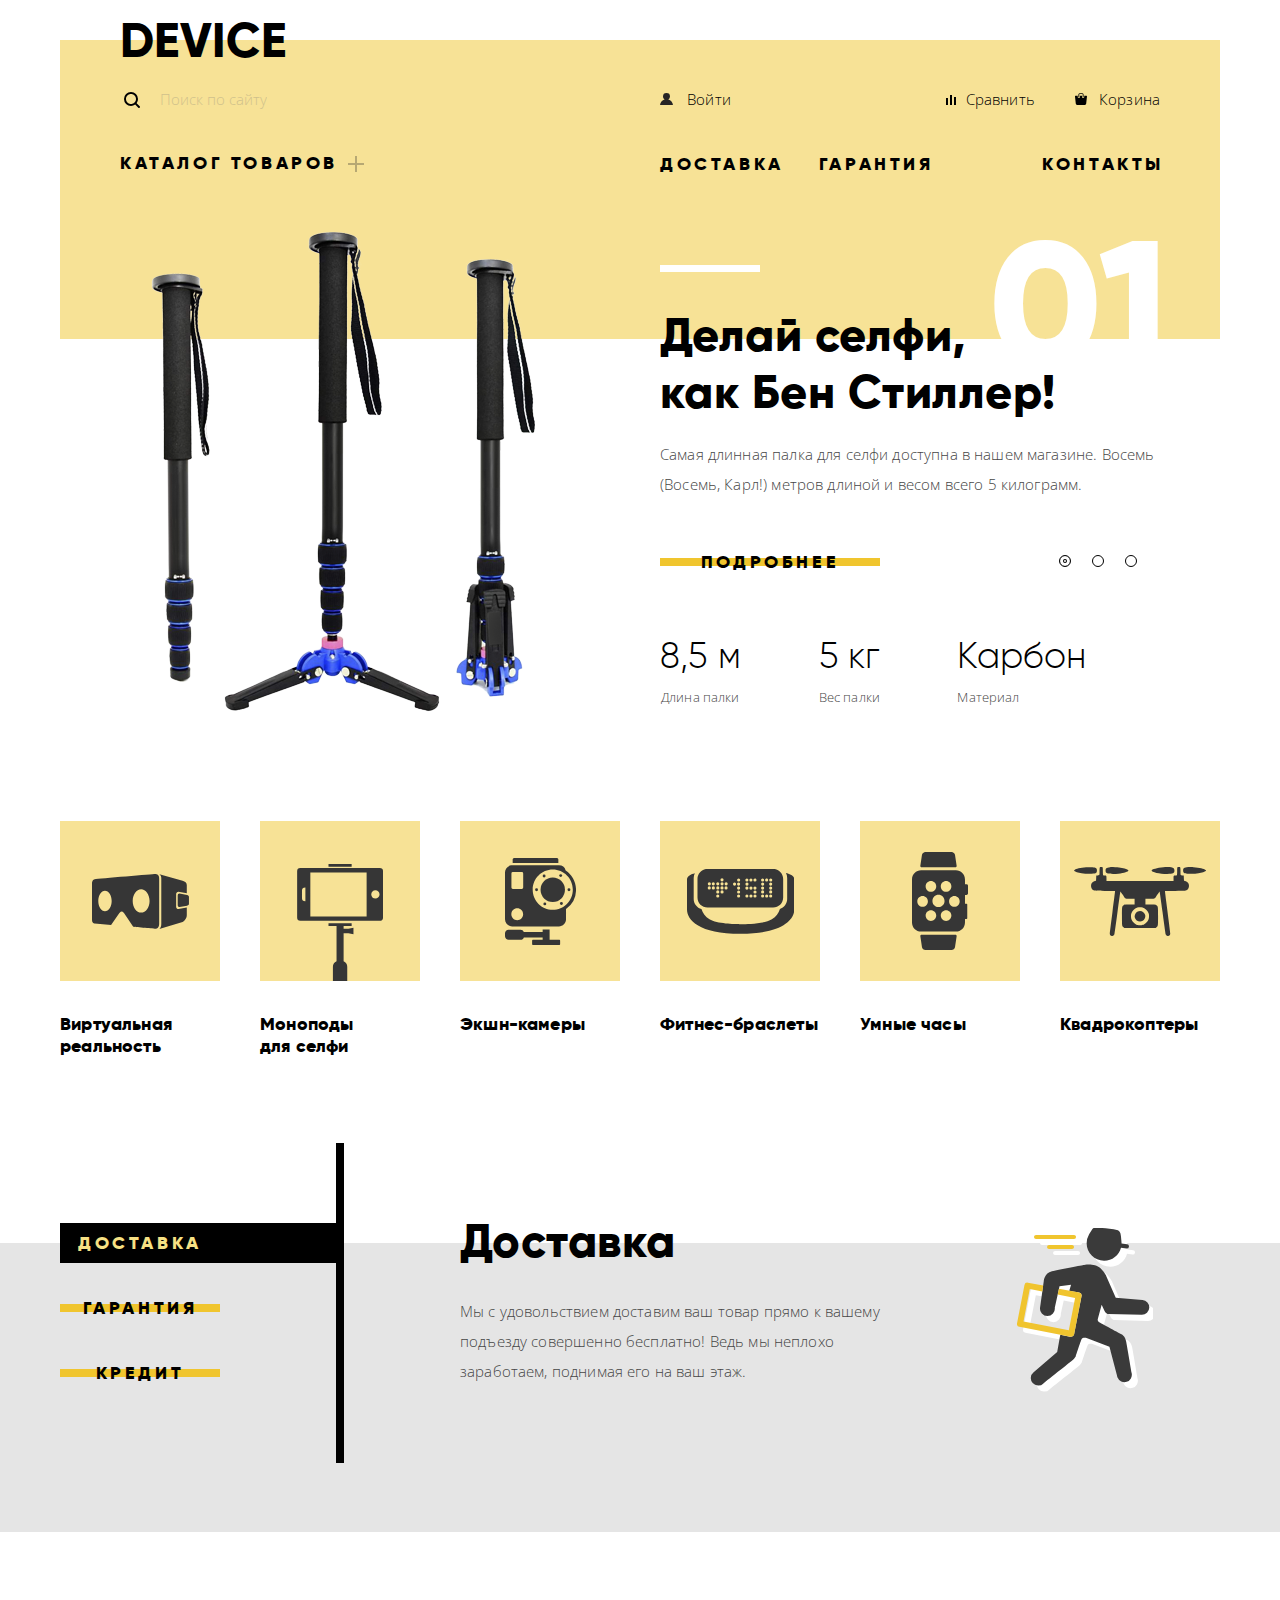
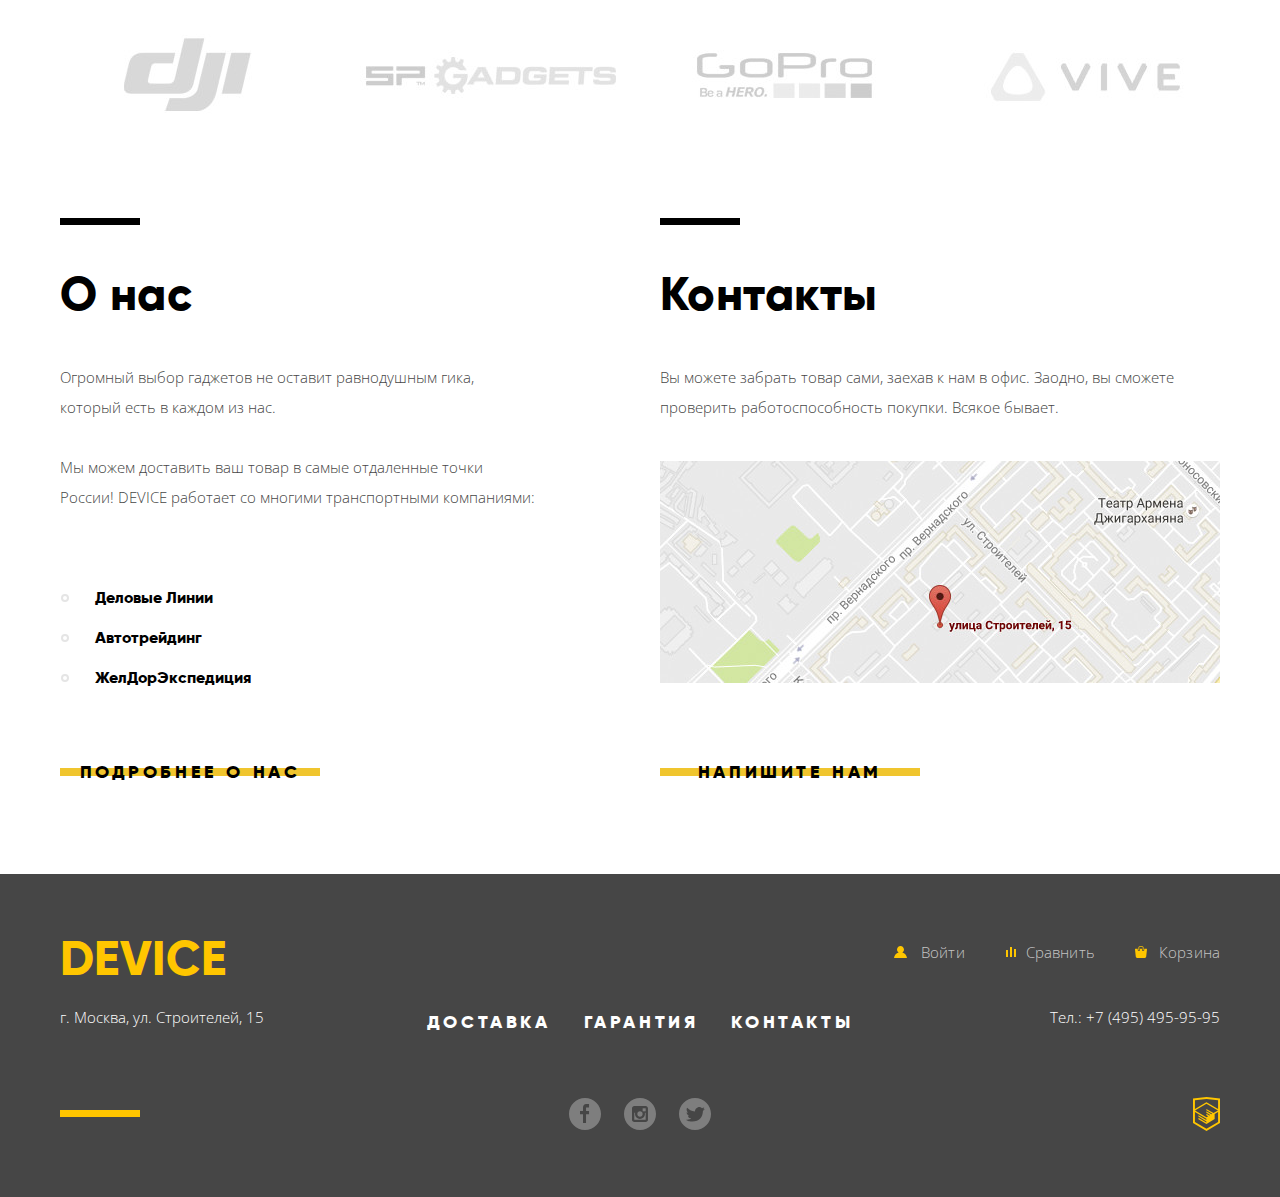
<file: index.html>
<!DOCTYPE html>
<html lang="ru">
	<head>
		<meta charset="UTF-8">
		<meta name="SKYPE_TOOLBAR" content ="SKYPE_TOOLBAR_PARSER_COMPATIBLE" />
		<meta content="telephone=no" name="format-detection" />
		<title>HTML Academy: Девайс - Главная</title>
		<link href="https://fonts.googleapis.com/css?family=Open+Sans:300,400&amp;subset=cyrillic" rel="stylesheet">
		<link href="css/normalize.css" rel="stylesheet">
		<link href="css/style.min.css" rel="stylesheet">
	</head>
	<body>
		<header class="main-header container">
			<div class="main-header-wrapper">
				<a class="main-header-logo">Device</a>
				<div class="main-header-top">
					<form class="site-search" action="https://echo.htmlacademy.ru">
						<input class="search-field" type="search" placeholder="Поиск по сайту" name="search-field">
						<input class="search-button" type="submit" value="Найти" tabindex="-1">
					</form>
					<ul class="user-actions">
						<li class="login-link"><a class="menu-btn action-login" href="#">Войти</a></li>
					</ul>
					<ul class="shopping-actions">
						<li class="shopping-action-link"><a class="menu-btn action-compare" href="#">Сравнить</a></li>
						<li class="shopping-action-link"><a class="menu-btn action-cart" href="#">Корзина</a></li>
					</ul>
				</div>
				<nav class="main-header-navigation">
					<ul class="navigation-list">
						<li class="navigation-item">
							<div class="drop-menu-trigger-wrapper">
								<button class="drop-menu-trigger">Каталог товаров</button>
								<div class="catalog-navigation">
									<ul class="catalog-navigation-column">
										<li class="catalog-navigation-item"><a href="#">Виртуальная реальность</a></li>
										<li class="catalog-navigation-item"><a href="catalog.html">Моноподы для селфи</a></li>
										<li class="catalog-navigation-item"><a href="#">Экшн-камеры</a></li>
									</ul>
									<ul class="catalog-navigation-column">
										<li class="catalog-navigation-item"><a href="#">Фитнес-браслеты</a></li>
										<li class="catalog-navigation-item"><a href="#">Умные часы</a></li>
									</ul>
									<ul class="catalog-navigation-column">
										<li class="catalog-navigation-item"><a href="#">Квадрокоптеры</a></li>
									</ul>
								</div>
							</div>
						</li>
						<li class="navigation-item"><a href="#">Доставка</a></li>
						<li class="navigation-item"><a href="#">Гарантия</a></li>
						<li class="navigation-item"><a href="#">Контакты</a></li>
					</ul>
				</nav>
			</div>
		</header>
		<main class="bottom-padded">
			<div class="container">
				<section class="slider promo-slider">
					<h2 class="visually-hidden">Промо-товары</h2>
					<input type="radio" id="promo-btn-1" class="promo-toggle promo-btn-1 visually-hidden" name="promo-toggle" checked>
					<input type="radio" id="promo-btn-2" class="promo-toggle promo-btn-2 visually-hidden" name="promo-toggle">
					<input type="radio" id="promo-btn-3" class="promo-toggle promo-btn-3 visually-hidden" name="promo-toggle">
					<div class="promo-slider-controls">
						<label for="promo-btn-1"></label>
						<label for="promo-btn-2"></label>
						<label for="promo-btn-3"></label>
					</div>
					<div class="slides promo-slider-slides">
						<div class="slide promo-slide">
							<div class="slide-img">
								<img src="img/slider-1.png" width="384" height="486" alt="селфи-палка" class="product-photo">
							</div>
							<div class="slide-text">
								<p class="slide-num">01</p>
								<p class="slide-slogan">Делай селфи,<br>как Бен Стиллер!</p>
								<p class="slide-short-desc">Самая длинная палка для селфи доступна в нашем магазине. Восемь (Восемь, Карл!) метров длиной и весом всего 5 килограмм.</p>
								<a href="#" class="btn-yellow slide-full-desc">Подробнее</a>
								<table class="product-specs">
									<tr>
										<td>8,5 м</td>
										<td>5 кг</td>
										<td>Карбон</td>
									</tr>
									<tr>
										<th>Длина палки</th>
										<th>Вес палки</th>
										<th>Материал</th>
									</tr>
								</table>
							</div>
						</div>
						<div class="slide promo-slide">
							<div class="slide-img">
								<img src="img/slider-2.png" width="345" height="485" alt="фитнес-браслет" class="product-photo">
							</div>
							<div class="slide-text">
								<p class="slide-num">02</p>
								<p class="slide-slogan">Худеем<br>правильно!</p>
								<p class="slide-short-desc">Мотивирующие фитнес-браслеты помогут найти в себе силы не пропускать занятия и соблюдать диету.</p>
								<a href="#" class="btn-yellow slide-full-desc">Подробнее</a>
								<table class="product-specs">
									<tr>
										<td>48 часов</td>
									</tr>
									<tr>
										<th>Без подзарядки</th>
									</tr>
								</table>
							</div>
						</div>
						<div class="slide promo-slide">
							<div class="slide-img">
								<img src="img/slider-3.png" width="526" height="334" alt="квадрокоптер" class="product-photo">
							</div>
							<div class="slide-text">
								<p class="slide-num">03</p>
								<p class="slide-slogan">Порхает как бабочка, жалит как пчела!</p>
								<p class="slide-short-desc">Этот обычный, на первый взгляд, квадрокоптер оснащен мощным лазером, замаскированным под стандартную камеру.</p>
								<a href="#" class="btn-yellow slide-full-desc">Подробнее</a>
								<table class="product-specs">
									<tr>
										<td>800 м</td>
										<td>50 м</td>
									</tr>
									<tr>
										<th>Дальность полета</th>
										<th>Радиус поражения</th>
									</tr>
								</table>
							</div>
						</div>
					</div>
				</section>
				<section class="popular">
					<h2 class="visually-hidden">Популярные группы товаров</h2>
					<ul class="product-groups">
						<li class="product-group-item">
							<a href="#">
								<h3>Виртуальная реальность</h3>
							</a>
						</li>
						<li class="product-group-item">
							<a href="catalog.html">
								<h3>
									Моноподы<br>
									для селфи
								</h3>
							</a>
						</li>
						<li class="product-group-item">
							<a href="#">
								<h3>Экшн-камеры</h3>
							</a>
						</li>
						<li class="product-group-item">
							<a href="#">
								<h3>
									Фитнес-браслеты
								</h3>
							</a>
						</li>
						<li class="product-group-item">
							<a href="#">
								<h3>Умные часы</h3>
							</a>
						</li>
						<li class="product-group-item">
							<a href="#">
								<h3>Квадрокоптеры</h3>
							</a>
						</li>
					</ul>
				</section>
			</div>
			<section class="services">
				<div class="services-wrapper container">
					<h2 class="visually-hidden">Слайдер услуг</h2>
					<div class="slider services-slider">
						<input type="radio" id="services-btn-1" class="services-btn-1 visually-hidden" name="services-toggle" checked>
						<input type="radio" id="services-btn-2" class="services-btn-2 visually-hidden" name="services-toggle">
						<input type="radio" id="services-btn-3" class="services-btn-3 visually-hidden" name="services-toggle">
						<div class="services-slider-controls">
							<label for="services-btn-1"><span class="label-title-1">Доставка</span></label>
							<label for="services-btn-2"><span class="label-title-2">Гарантия</span></label>
							<label for="services-btn-3"><span class="label-title-3">Кредит</span></label>
						</div>
						<div class="services-slider-slides">
							<div class="slide service-slide">
								<h3 class="service-title">Доставка</h3>
								<p class="service-text">Мы с удовольствием доставим ваш товар прямо к вашему подъезду совершенно бесплатно! Ведь мы неплохо заработаем, поднимая его на ваш этаж.</p>
							</div>
							<div class="slide service-slide">
								<h3 class="service-title">Гарантия</h3>
								<p class="service-text">Если из-за возгорания купленного у нас товара у вас сгорит дом — не переживайте, мы выдадим вам новый.<br>Товар, не дом, конечно же.</p>
							</div>
							<div class="slide service-slide">
								<h3 class="service-title">Кредит</h3>
								<p class="service-text">Залезть в долговую яму стало проще! Кредитные консультанты подберут для вас наиболее выгодные условия кредита. Выгодные для нашего банка, разумеется.</p>
							</div>
						</div>
					</div>
				</div>
			</section>
			<div class="container">
				<section class="brands">
					<h2 class="visually-hidden">Бренды партнеров</h2>
					<ul class="brand-list">
						<li>
							<a class="brand-link" href="#">
								<p class="brand-item-hover">
									<img src="img/logo-1-hover.jpg" width="260" height="100" alt="dji logo" class="brand-logo">
								</p>
								<p class="brand-item">
									<img src="img/logo-1.jpg" width="260" height="100" alt="dji logo" class="brand-logo">
								</p>
							</a>
						</li>
						<li>
							<a class="brand-link" href="#">
								<p class="brand-item-hover">
									<img src="img/logo-2-hover.jpg" width="260" height="100" alt="sp gadgets logo" class="brand-logo">
								</p>
								<p class="brand-item">
									<img src="img/logo-2.jpg" width="260" height="100" alt="sp gadgets logo" class="brand-logo">
								</p>
							</a>
						</li>
						<li>
							<a class="brand-link" href="#">
								<p class="brand-item-hover">
									<img src="img/logo-3-hover.jpg" width="260" height="100" alt="GoPro logo" class="brand-logo">
								</p>
								<p class="brand-item">
									<img src="img/logo-3.jpg" width="260" height="100" alt="GoPro logo" class="brand-logo">
								</p>
							</a>
						</li>
						<li>
							<a class="brand-link" href="#">
								<p class="brand-item-hover">
									<img src="img/logo-4-hover.jpg" width="260" height="100" alt="vive logo" class="brand-logo">
								</p>
								<p class="brand-item">
									<img src="img/logo-4.jpg" width="260" height="100" alt="vive logo" class="brand-logo">
								</p>
							</a>
						</li>
					</ul>
				</section>
				<div class="about-and-contacts">
					<section class="about">
						<h2>О нас</h2>
						<p>Огромный выбор гаджетов не оставит равнодушным гика, который есть в каждом из нас.</p>
						<p>Мы можем доставить ваш товар в самые отдаленные точки России! DEVICE работает со многими транспортными компаниями:</p>
						<ul class="partners-list">
							<li class="partner-item">Деловые Линии</li>
							<li class="partner-item">Автотрейдинг</li>
							<li class="partner-item">ЖелДорЭкспедиция</li>
						</ul>
						<a href="#" class="btn-yellow about-more">Подробнее о нас</a>
					</section>
					<section class="contacts">
						<h2>Контакты</h2>
						<p>Вы можете забрать товар сами, заехав к нам в офис. Заодно, вы сможете проверить работоспособность покупки. Всякое бывает.</p>
						<p>
							<a href="contacts.html" class="map-link">
							<img src="img/map.jpg" width="560" height="222" alt="карта проезда" class="address-map">
							</a>
						</p>
						<a href="writeus.html" class="btn-yellow write-us">Напишите нам</a>
					</section>
				</div>
			</div>
		</main>
		<footer class="main-footer">
			<div class="container main-footer-wrapper">
				<div class="main-footer-top-row">
					<a class="main-footer-logo">Device</a>
					<ul class="user-actions">
						<li class="login-link"><a class="action-login" href="#">Войти</a></li>
					</ul>
					<ul class="shopping-actions">
						<li class="shopping-action-link"><a class="action-compare" href="#">Сравнить</a></li>
						<li class="shopping-action-link"><a class="action-cart" href="#">Корзина</a></li>
					</ul>
				</div>
				<div class="main-footer-mid-row">
					<p>г. Москва, ул. Строителей, 15</p>
					<ul class="services-navigation">
						<li class="services-navigation-item"><a href="#">Доставка</a></li>
						<li class="services-navigation-item"><a href="#">Гарантия</a></li>
						<li class="services-navigation-item"><a href="#">Контакты</a></li>
					</ul>
					<p>Тел.: +7 (495) 495-95-95</p>
				</div>
				<div class="main-footer-bottom-row">
					<ul class="footer-social">
						<li class="social-btn social-fb"><a href="#">Facebook</a></li>
						<li class="social-btn social-in"><a href="#">Instagram</a></li>
						<li class="social-btn social-tw"><a href="#">Twitter</a></li>
					</ul>
					<p class="copyright-wrapper">
						<a href="https://htmlacademy.ru/intensive/htmlcss" class="footer-copyright">HTML Academy</a>
					</p>
				</div>
			</div>
		</footer>
		<div class="overlay write-us-overlay">
			<section class="modal modal-write-us">
				<h2 class="visually-hidden">Форма обратной связи</h2>
				<form action="https://echo.htmlacademy.ru" class="write-us-form" method="post">
					<p class="write-us-left-col">
						<label for="fullname" class="write-us-caption">Ваше имя:</label>
						<input type="text" class="text-field text-field-fullname" id="fullname" name="fullname" placeholder="Представьтесь, пожалуйста">
					</p>
					<p class="write-us-right-col">
						<label for="email" class="write-us-caption">Ваш e-mail:</label>
						<input type="email" class="text-field text-field-email" id="email" name="email" placeholder="Для отправки ответа">
					</p>
					<p>
						<label for="message" class="write-us-caption">Текст письма:</label>
						<textarea class="text-field text-field-message" name="message" id="message" cols="30" rows="10" placeholder="В свободной форме"></textarea>
					</p>
					<button class="btn-yellow btn-submit" type="submit">Отправить</button>
				</form>
				<button class="modal-close" type="button">Закрыть</button>
			</section>
		</div>
		<div class="overlay map-overlay">
			<section class="modal modal-map">
				<h2 class="visually-hidden">Как до нас добраться</h2>
				<iframe src="https://www.google.com/maps/embed?pb=!1m18!1m12!1m3!1d2249.1125488780026!2d37.52742931603996!3d55.68703098053581!2m3!1f0!2f0!3f0!3m2!1i1024!2i768!4f13.1!3m3!1m2!1s0x46b54cf65f5c8955%3A0x694710ccd55501e!2z0YPQuy4g0KHRgtGA0L7QuNGC0LXQu9C10LksIDE1LCDQnNC-0YHQutCy0LAsIDExOTMxMQ!5e0!3m2!1sru!2sru!4v1504993323005" width="960" height="559" allowfullscreen></iframe>
				<p>
					<img src="img/map-big.jpg" width="960" height="559" alt="Адрес DEVICE: г. Москва, ул. Строителей, 15">
				</p>
				<button class="modal-close" type="button">Закрыть</button>
			</section>
		</div>
		<script src="js/script.min.js"></script>
	</body>
</html>
</file>
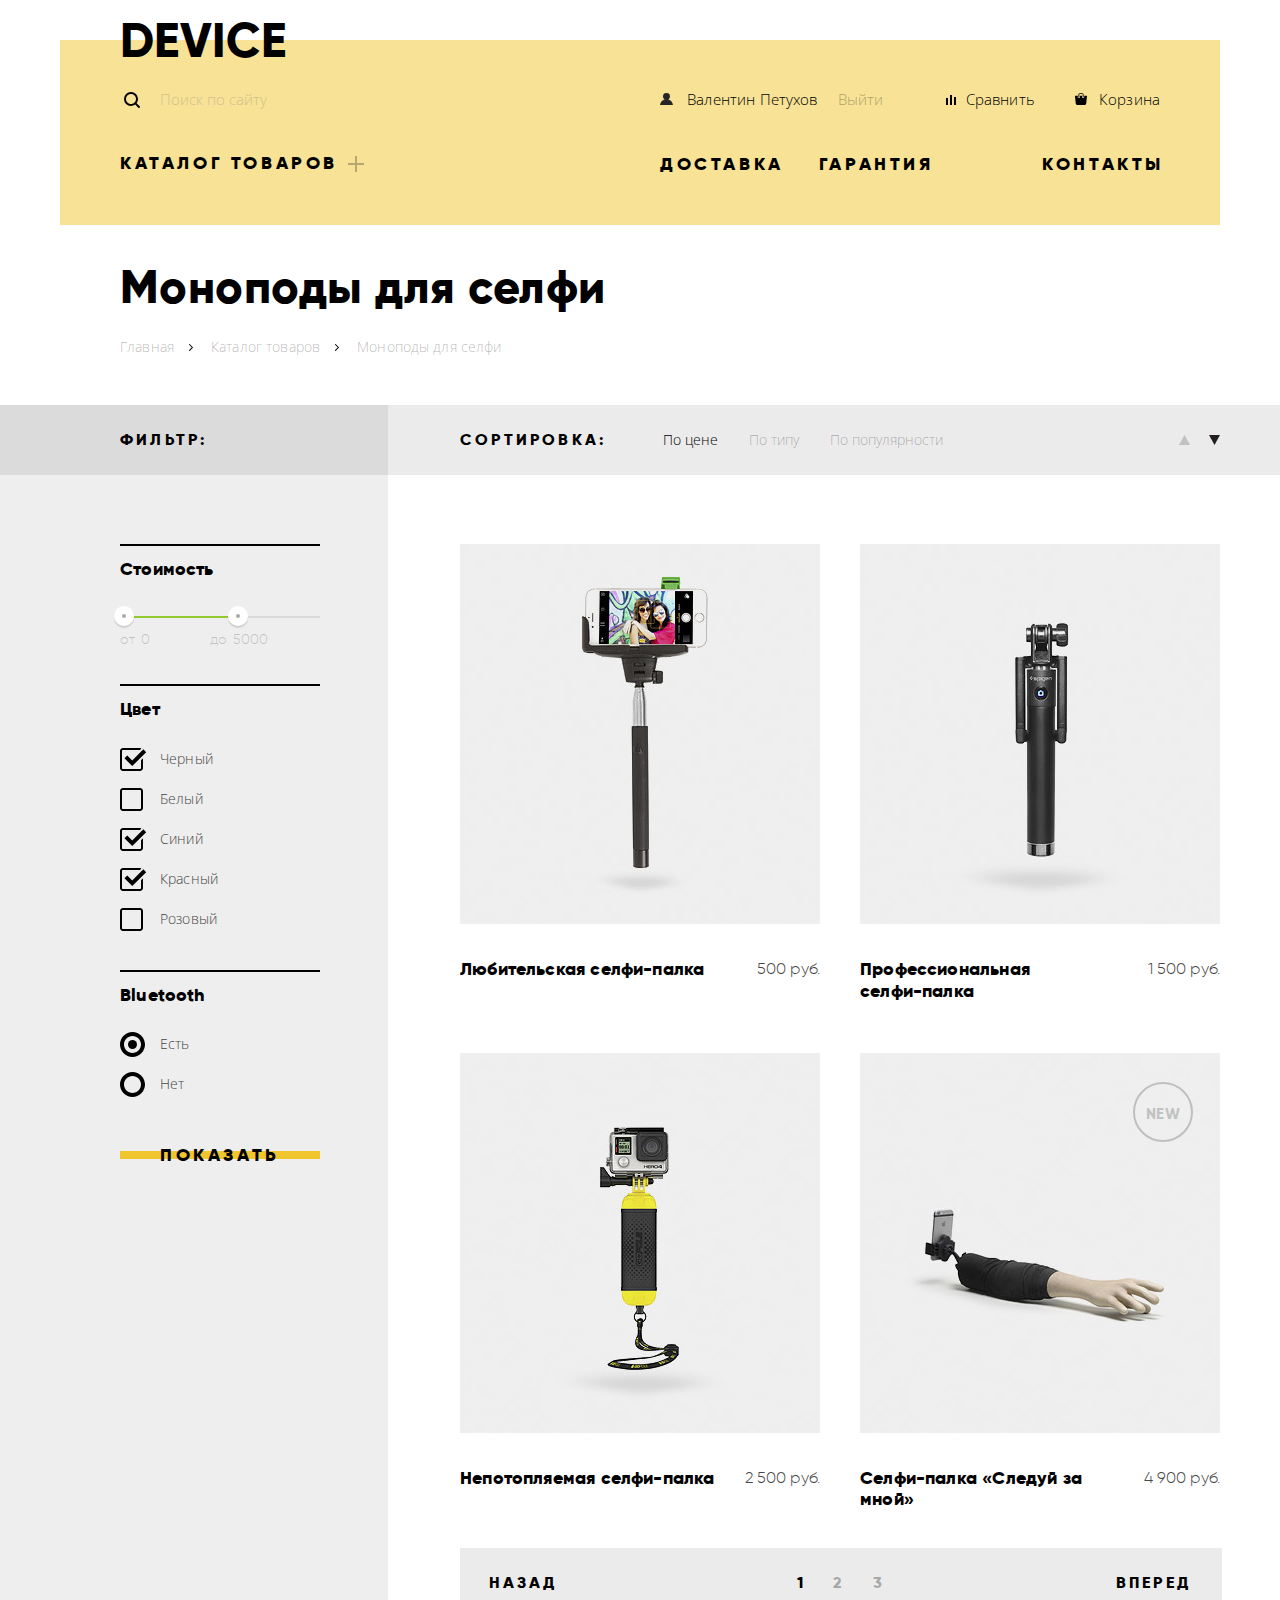
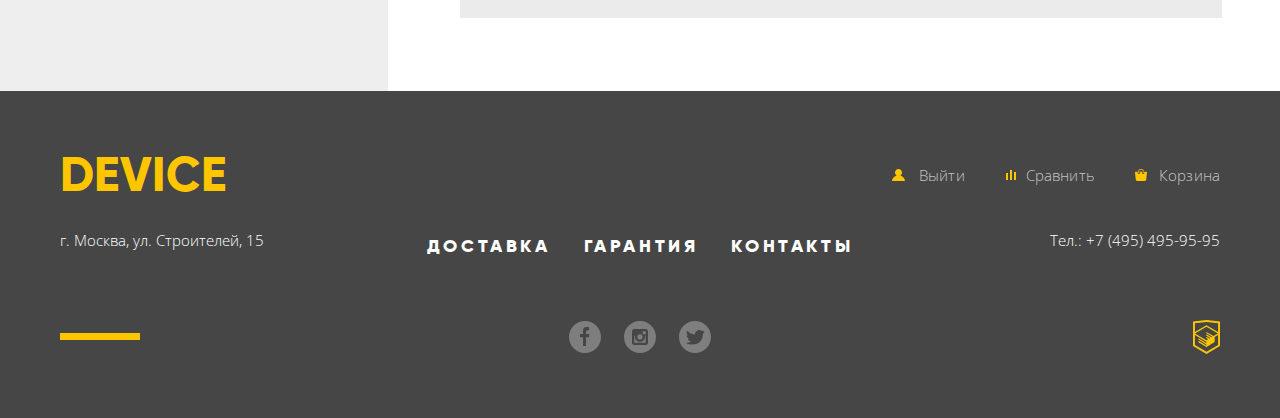
<file: catalog.html>
<!DOCTYPE html>
<html lang="ru">
	<head>
		<meta charset="UTF-8">
		<meta name="SKYPE_TOOLBAR" content ="SKYPE_TOOLBAR_PARSER_COMPATIBLE" />
		<meta content="telephone=no" name="format-detection" />
		<title>HTML Academy: Девайс - Внутренняя</title>
		<link href="https://fonts.googleapis.com/css?family=Open+Sans:300,400&amp;subset=cyrillic" rel="stylesheet">
		<link href="css/normalize.css" rel="stylesheet">
		<link href="css/style.min.css" rel="stylesheet">
	</head>
	<body>
		<header class="main-header container">
			<div class="main-header-wrapper">
				<a href="index.html" class="main-header-logo">Device</a>
				<div class="main-header-top">
					<form class="site-search" action="https://echo.htmlacademy.ru">
						<input class="search-field" type="search" placeholder="Поиск по сайту" name="search-field">
						<input class="search-button" type="submit" value="Найти" tabindex="-1">
					</form>
					<ul class="user-actions">
						<li class="login-link"><a class="menu-btn action-login" href="#">Валентин Петухов</a></li>
						<li class="logout-link"><a class="menu-btn action-logout" href="#">Выйти</a></li>
					</ul>
					<ul class="shopping-actions">
						<li class="shopping-action-link"><a class="menu-btn action-compare" href="#">Сравнить</a></li>
						<li class="shopping-action-link"><a class="menu-btn action-cart" href="#">Корзина</a></li>
					</ul>
				</div>
				<nav class="main-header-navigation">
					<ul class="navigation-list">
						<li class="navigation-item">
							<div class="drop-menu-trigger-wrapper">
								<button class="drop-menu-trigger">Каталог товаров</button>
								<div class="catalog-navigation">
									<ul class="catalog-navigation-column">
										<li class="catalog-navigation-item"><a href="#">Виртуальная реальность</a></li>
										<li class="catalog-navigation-item"><a href="catalog.html">Моноподы для селфи</a></li>
										<li class="catalog-navigation-item"><a href="#">Экшн-камеры</a></li>
									</ul>
									<ul class="catalog-navigation-column">
										<li class="catalog-navigation-item"><a href="#">Фитнес-браслеты</a></li>
										<li class="catalog-navigation-item"><a href="#">Умные часы</a></li>
									</ul>
									<ul class="catalog-navigation-column">
										<li class="catalog-navigation-item"><a href="#">Квадрокоптеры</a></li>
									</ul>
								</div>
							</div>
						</li>
						<li class="navigation-item"><a href="#">Доставка</a></li>
						<li class="navigation-item"><a href="#">Гарантия</a></li>
						<li class="navigation-item"><a href="#">Контакты</a></li>
					</ul>
				</nav>
			</div>
		</header>
		<main>
			<div class="container">
				<h1 class="page-title">Моноподы для селфи</h1>
				<div class="breadcrumbs">
					<a href="index.html">Главная</a>
					<a href="#">Каталог товаров</a>
					<a class="breadcrumbs-current">Моноподы для селфи</a>
				</div>
			</div>
			<div class="row top-row">
				<div class="top-left">
					<h2>Фильтр:</h2>
				</div>
				<section class="sorting top-right">
					<h2>Сортировка:</h2>
					<ul class="sorting-categories">
						<li class="sorting-category active"><a href="#">По цене</a></li>
						<li class="sorting-category"><a href="#">По типу</a></li>
						<li class="sorting-category"><a href="#">По популярности</a></li>
					</ul>
					<ul class="sorting-order">
						<li class="sorting-order-item sorting-order-asc"><a href="#">По возрастанию</a></li>
						<li class="sorting-order-item sorting-order-desc active"><a href="#">По убыванию</a></li>
					</ul>
				</section>
			</div>
			<div class="row bottom-row">
				<section class="filters bottom-left">
					<h2 class="visually-hidden">Элементы фильтра</h2>
					<form class="filter-form" action="https://echo.htmlacademy.ru" method="get">
						<fieldset class="filter-section">
							<legend>Стоимость</legend>
							<div class="range-filter">
								<div class="range-controls">
									<div class="scale">
										<div class="bar"></div>
									</div>
									<div class="toggle toggle-min"></div>
									<div class="toggle toggle-max"></div>
								</div>
								<div class="price-controls">
									<label class="min-price">от <input name="min-price" type="text" value="0"></label>
									<label class="max-price">до <input name="max-price" type="text" value="5000"></label>
								</div>
							</div>
						</fieldset>
						<fieldset class="filter-section">
							<legend>Цвет</legend>
							<ul class="color-options">
								<li>
									<input class="visually-hidden filter-input" type="checkbox" id="color-option-1" name="color-option-1" checked>
									<label class="filter-checkbox" for="color-option-1"><span>Черный</span></label>
								</li>
								<li>
									<input class="visually-hidden filter-input" type="checkbox" id="color-option-2" name="color-option-2" >
									<label class="filter-checkbox" for="color-option-2">Белый</label>
								</li>
								<li>
									<input class="visually-hidden filter-input" type="checkbox" id="color-option-3" name="color-option-3"  checked>
									<label class="filter-checkbox" for="color-option-3">Синий</label>
								</li>
								<li>
									<input class="visually-hidden filter-input" type="checkbox" id="color-option-4" name="color-option-4"  checked>
									<label class="filter-checkbox" for="color-option-4">Красный</label>
								</li>
								<li>
									<input class="visually-hidden filter-input" type="checkbox" id="color-option-5" name="color-option-5" >
									<label class="filter-checkbox" for="color-option-5">Розовый</label>
								</li>
							</ul>
						</fieldset>
						<fieldset class="filter-section">
							<legend>Bluetooth</legend>
							<ul class="bluetooth-options">
								<li>
									<input class="visually-hidden filter-input" type="radio" name="bluetooth-toggle" id="bluetooth-btn-1" checked>
									<label class="filter-radio" for="bluetooth-btn-1">Есть</label>
								</li>
								<li>
									<input class="visually-hidden filter-input" type="radio" name="bluetooth-toggle" id="bluetooth-btn-2">
									<label class="filter-radio" for="bluetooth-btn-2">Нет</label>
								</li>
							</ul>
						</fieldset>
						<button class="btn-yellow btn-filter" type="submit">Показать</button>
					</form>
				</section>
				<div class="sorted-results bottom-right">
					<section class="catalog">
						<h2 class="visually-hidden">Отфильтрованный и отсортированный каталог товаров</h2>
						<ul class="catalog-list">
							<li class="catalog-item">
								<div class="catalog-img">
									<img src="img/item-1.jpg" width="360" height="380" alt="Любительская селфи-палка">
									<div class="catalog-item-hover">
										<a href="#" class="btn-yellow btn-catalog-add-to-cart">В корзину</a>
										<a href="#" class="catalog-compare-add">Добавить к сравнению</a>
									</div>
								</div>
								<div class="catalog-price">
									<a href="#">Любительская селфи-палка</a>
									<span class="catalog-cost">500 руб.</span>
								</div>
							</li>
							<li class="catalog-item">
								<div class="catalog-img">
									<img src="img/item-2.jpg" width="360" height="380" alt="Профессиональная селфи-палка">
									<div class="catalog-item-hover">
										<a href="#" class="btn-yellow btn-catalog-add-to-cart">В корзину</a>
										<a href="#" class="catalog-compare-add">Добавить к сравнению</a>
									</div>
								</div>
								<div class="catalog-price">
									<a href="#">Профессиональная<br>селфи-палка</a>
									<span class="catalog-cost">1 500 руб.</span>
								</div>
							</li>
							<li class="catalog-item">
								<div class="catalog-img">
									<img src="img/item-3.jpg" width="360" height="380" alt="Непотопляемая селфи-палка">
									<div class="catalog-item-hover">
										<a href="#" class="btn-yellow btn-catalog-add-to-cart">В корзину</a>
										<a href="#" class="catalog-compare-add">Добавить к сравнению</a>
									</div>
								</div>
								<div class="catalog-price">
									<a href="#">Непотопляемая селфи-палка</a>
									<span class="catalog-cost">2 500 руб.</span>
								</div>
							</li>
							<li class="catalog-item catalog-item-new">
								<div class="catalog-img">
									<img src="img/item-4.jpg" width="360" height="380" alt="Селфи-палка «Следуй за мной»">
									<div class="catalog-item-hover">
										<a href="#" class="btn-yellow btn-catalog-add-to-cart">В корзину</a>
										<a href="#" class="catalog-compare-add">Добавить к сравнению</a>
									</div>
								</div>
								<div class="catalog-price">
									<a href="#">Селфи-палка «Следуй за мной»</a>
									<span class="catalog-cost">4 900 руб.</span>
								</div>
							</li>
						</ul>
					</section>
					<ul class="pagination-list">
						<li class="pagination-prev"><a href="#">назад</a></li>
						<li class="pagination-item pagination-item-current"><a>1</a></li>
						<li class="pagination-item"><a href="#">2</a></li>
						<li class="pagination-item"><a href="#">3</a></li>
						<li class="pagination-next"><a href="#">вперед</a></li>
					</ul>
				</div>
			</div>
		</main>
		<footer class="main-footer catalog-main-footer">
			<div class="container main-footer-wrapper">
				<div class="main-footer-top-row">
					<a href="index.html" class="main-footer-logo">Device</a>
					<ul class="user-actions">
						<li class="logout-link"><a class="action-login" href="#">Выйти</a></li>
					</ul>
					<ul class="shopping-actions">
						<li class="shopping-action-link"><a class="action-compare" href="#">Сравнить</a></li>
						<li class="shopping-action-link"><a class="action-cart" href="#">Корзина</a></li>
					</ul>
				</div>
				<div class="main-footer-mid-row">
					<p>г. Москва, ул. Строителей, 15</p>
					<ul class="services-navigation">
						<li class="services-navigation-item"><a href="#">Доставка</a></li>
						<li class="services-navigation-item"><a href="#">Гарантия</a></li>
						<li class="services-navigation-item"><a href="#">Контакты</a></li>
					</ul>
					<p>Тел.: +7 (495) 495-95-95</p>
				</div>
				<div class="main-footer-bottom-row">
					<ul class="footer-social">
						<li class="social-btn social-fb"><a href="#">Facebook</a></li>
						<li class="social-btn social-in"><a href="#">Instagram</a></li>
						<li class="social-btn social-tw"><a href="#">Twitter</a></li>
					</ul>
					<p class="copyright-wrapper">
						<a href="https://htmlacademy.ru/intensive/htmlcss" class="footer-copyright">HTML Academy</a>
					</p>
				</div>
			</div>
		</footer>
	</body>
</html>
</file>
<file: css/style.min.css>
@font-face{font-family:"Gilroy";font-weight:300;font-style:normal;src:local("Gilroy-Light"),url(../fonts/Gilroy-Light.woff2) format("woff2"),url(../fonts/Gilroy-Light.woff) format("woff"),url(../fonts/Gilroy-Light.ttf) format("truetype")}@font-face{font-family:"Gilroy";font-weight:800;font-style:normal;src:local("Gilroy-ExtraBold"),url(../fonts/Gilroy-ExtraBold.woff2) format("woff2"),url(../fonts/Gilroy-ExtraBold.woff) format("woff"),url(../fonts/Gilroy-ExtraBold.ttf) format("truetype")}html{box-sizing:border-box}*,:after,:before{box-sizing:inherit}body{font-family:"Open Sans","Arial",sans-serif;font-size:15px;font-weight:300;line-height:30px;margin:0;padding:0;letter-spacing:.01em;color:#464646;background-color:#fff}a{text-decoration:none}img{display:block;max-width:100%;max-height:100%}.visually-hidden{position:absolute;overflow:hidden;clip:rect(0 0 0 0);width:1px;height:1px;margin:-1px;padding:0;white-space:nowrap;border:0;-webkit-clip-path:inset(100%);clip-path:inset(100%)}.bottom-padded{margin-bottom:62px}.main-header{background-color:rgba(240,197,46,.5);box-shadow:inset 0 40px 0 0 #fff}.main-footer ul,.main-header ul{list-style:none}.main-header a{font:inherit;color:#000}.main-header .main-header-logo{font-family:"Gilroy","Arial",sans-serif;font-size:48px;font-weight:700;line-height:42px;display:block;height:44px;margin-bottom:11px;letter-spacing:.01em;text-transform:uppercase;color:#000;align-self:flex-start}.main-header-logo:hover{color:rgba(0,0,0,.6)}.main-header-logo:active{color:rgba(0,0,0,.3)}.site-search{font-size:0;position:relative}.site-search::before{position:absolute;width:40px;height:49px;content:"";background-image:url(../img/search.svg);background-repeat:no-repeat;background-position:4px center}.search-field{font:inherit;font-size:15px;line-height:36px;width:355px;height:44px;padding-right:0;padding-bottom:5px;padding-left:40px;opacity:.3;color:#000;border:0;outline:0;background-color:transparent}.search-field:hover{opacity:.6}.search-field:focus{opacity:1;border-bottom:2px solid #000}.search-button{font:inherit;font-size:15px;line-height:36px;visibility:hidden;width:85px;padding-top:4px;padding-bottom:5px;color:#000;border:2px solid #000;background-color:transparent}.search-field:focus~.search-button{visibility:visible}.search-button:hover{visibility:visible;color:#fff;background-color:#000}.search-button:active{visibility:visible;color:rgba(255,255,255,.3);background-color:#000}.main-header .action-cart,.main-header .action-compare,.main-header .action-dashboard,.main-header .action-login,.main-header .action-logout{line-height:36px;position:relative}.main-header .action-logout{opacity:.3}.main-header .action-dashboard,.main-header .action-login{padding-left:27px}.main-header .action-compare{padding-left:20px}.main-header .action-cart{padding-left:24px}.menu-btn{display:block;height:49px;padding-top:6px}.main-header .action-cart::before,.main-header .action-compare::before,.main-header .action-dashboard::before,.main-header .action-login::before{position:absolute;bottom:0;left:0;width:27px;height:36px;padding-bottom:19px;content:"";background-repeat:no-repeat;background-position:left bottom;background-origin:content-box}.main-header .action-dashboard::before,.main-header .action-login::before{background-image:url(../img/user.svg)}.main-header .action-compare::before{background-image:url(../img/compare.svg)}.main-header .action-cart::before{background-image:url(../img/cart.svg)}.main-footer .action-cart:hover::before,.main-footer .action-compare:hover::before,.main-footer .action-login:hover::before,.main-header .action-cart:hover,.main-header .action-compare:hover,.main-header .action-dashboard:hover,.main-header .action-login:hover,.main-header .action-logout:hover{opacity:.6}.main-header .action-cart:active,.main-header .action-compare:active,.main-header .action-dashboard:active,.main-header .action-login:active,.main-header .action-logout:active{opacity:.3}li.catalog-navigation-item a{font-family:"Open Sans","Arial",sans-serif;font-size:15px;font-weight:300;line-height:30px;letter-spacing:.01em;text-transform:none;color:#000}.navigation-item a{color:#000}.drop-menu-trigger,.drop-menu-trigger-wrapper,.navigation-item a{font-family:"Gilroy","Arial",sans-serif;font-size:18px;font-weight:700;line-height:1.2;position:relative;letter-spacing:.2em;text-transform:uppercase}.drop-menu-trigger-wrapper{color:#000}.navigation-item:last-child a{margin-right:-4px}.drop-menu-trigger{color:inherit;margin-right:10px;padding:0;cursor:pointer;border:0;background-color:transparent}.drop-menu-trigger-wrapper:hover{cursor:pointer;color:rgba(0,0,0,.6)}.navigation-item a:hover{cursor:pointer;opacity:.6}.drop-menu-trigger:active,.navigation-item a:active,.product-group-item a:active{opacity:.3}.promo-slide{display:none}.promo-slider{position:relative;min-height:504px}.promo-toggle{bottom:149px}.promo-slider-controls{position:absolute;z-index:1;right:83px;bottom:149px;display:-webkit-box;display:flex;height:10px;content:"";justify-content:space-around}.promo-slider-controls label{width:12px;height:12px;border:1px solid #000;border-radius:50%}.promo-slider-controls label:not(:first-child){margin-left:21px}.promo-btn-1:checked~.promo-slider-slides>.promo-slide:first-child,.promo-btn-2:checked~.promo-slider-slides>.promo-slide:nth-child(2),.promo-btn-3:checked~.promo-slider-slides>.promo-slide:nth-child(3),.services-btn-1:checked~.services-slider-slides>.service-slide:first-child,.services-btn-2:checked~.services-slider-slides>.service-slide:nth-child(2),.services-btn-3:checked~.services-slider-slides>.service-slide:nth-child(3){display:-webkit-box;display:flex}.promo-btn-1:checked~.promo-slider-controls>label[for=promo-btn-1],.promo-btn-2:checked~.promo-slider-controls>label[for=promo-btn-2],.promo-btn-3:checked~.promo-slider-controls>label[for=promo-btn-3]{box-shadow:inset 0 0 0 3px #fff,inset 0 0 0 4px #000}.promo-btn-1:focus~.promo-slider-controls>label[for=promo-btn-1],.promo-btn-2:focus~.promo-slider-controls>label[for=promo-btn-2],.promo-btn-3:focus~.promo-slider-controls>label[for=promo-btn-3]{box-shadow:inset 0 0 0 3px #fff,inset 0 0 0 4px #000,0 0 0 3px #fff,0 0 0 5px highlight}.page-title,.slide-num,.slide-slogan{font-family:"Gilroy","Arial",sans-serif;font-weight:700}.slide-num{margin-top:0;margin-bottom:-134px;text-align:right;font-size:179.2px;line-height:179.2px;color:#fff}.page-title,.slide-slogan{font-size:47px;line-height:1.2;letter-spacing:.01em;color:#000}.page-title{margin-top:34px;margin-bottom:14px;padding-left:60px}.slide-slogan{margin-right:-2px;margin-bottom:19px}.slide-short-desc{font:inherit;margin-bottom:43px;padding-right:15px;letter-spacing:.01em}.btn-yellow{font-family:"Gilroy","Arial",sans-serif;font-size:18px;font-weight:700;line-height:30px;position:relative;z-index:1;display:block;width:260px;padding:5px 0;cursor:pointer;text-align:center;vertical-align:middle;letter-spacing:.2em;text-transform:uppercase;color:#000;border:0;background-color:transparent}.btn-yellow::before,.services-slider-controls label::before{position:absolute;z-index:-1;top:16px;bottom:0;left:0;width:100%;margin:0 auto;content:"";border-top:8px solid #f0c52e}.btn-yellow:hover{background-color:#f0c52e}.btn-yellow:active{color:rgba(0,0,0,.3)}.btn-yellow.slide-full-desc{width:220px;margin-bottom:52px}.product-specs{border-collapse:collapse}.product-specs th{font:inherit;font-size:13px;line-height:20px;padding-top:8px;text-align:left}.product-specs td{font-family:"Gilroy","Arial",sans-serif;font-size:36px;font-weight:lighter;line-height:1.2;color:#000}.product-specs td:first-child,.product-spect th:first-child{padding-left:0}.product-specs td:not(:last-child){padding-right:77px}.popular{margin-bottom:68px}.product-groups{margin:0;padding:0;list-style:none}.brand-list li,.product-group-item a{position:relative}.product-group-item a::before{position:absolute;top:0;left:0;display:block;width:160px;height:160px;content:"";background-color:#f7e296;background-repeat:no-repeat;background-position:center}.product-group-item:first-child a::before{background-image:url(../img/popular-1.svg)}.product-group-item:nth-child(2) a::before{background-image:url(../img/popular-2.svg);background-position:center bottom}.product-group-item:nth-child(3) a::before{background-image:url(../img/popular-3.svg)}.product-group-item:nth-child(4) a::before{background-image:url(../img/popular-4.svg)}.product-group-item:nth-child(5) a::before{background-image:url(../img/popular-5.svg)}.product-group-item:last-child a::before{background-image:url(../img/poppular-6.svg)}.product-group-item a:hover::before,.services-slider-controls label:hover{background-color:#f0c52e}.product-group-item h3,.services-slider-controls label{font-family:"Gilroy","Arial",sans-serif;font-size:18px;font-weight:700;line-height:1.2;width:160px;color:#000}.product-group-item h3{opacity:inherit;padding-top:175px;text-align:left;letter-spacing:.01em}.services-slider-controls label{position:relative;z-index:1;display:block;height:40px;margin-bottom:25px;padding-top:10px;text-align:center;letter-spacing:.2em;text-transform:uppercase}.service-slide{display:none;max-width:876px}.services-btn-1:focus~.services-slider-controls label[for=services-btn-1],.services-btn-2:focus~.services-slider-controls label[for=services-btn-2],.services-btn-3:focus~.services-slider-controls label[for=services-btn-3]{display:-webkit-box;display:flex;width:100%;outline:3px solid highlight}.services-btn-1:focus~.services-slider-controls .label-title-1,.services-btn-2:focus~.services-slider-controls .label-title-2,.services-btn-3:focus~.services-slider-controls .label-title-3{width:160px}.services-btn-1:checked~.services-slider-controls label[for=services-btn-1],.services-btn-2:checked~.services-slider-controls label[for=services-btn-2],.services-btn-3:checked~.services-slider-controls label[for=services-btn-3],.services-slider-controls label:active{color:#f7e184;background-color:#000}.services-btn-1:checked~.services-slider-controls label[for=services-btn-1]::before,.services-btn-2:checked~.services-slider-controls label[for=services-btn-2]::before,.services-btn-3:checked~.services-slider-controls label[for=services-btn-3]::before,.services-slider-controls label:active::before{width:0}.services-btn-1:checked~.services-slider-controls label[for=services-btn-1]::after,.services-btn-2:checked~.services-slider-controls label[for=services-btn-2]::after,.services-btn-3:checked~.services-slider-controls label[for=services-btn-3]::after,.services-slider-controls label:active::after{position:absolute;top:0;left:160px;width:118px;height:40px;content:"";background-color:#000}.service-title{font-family:"Gilroy","Arial",sans-serif;font-size:47px;font-weight:700;line-height:1.2;margin-top:70px;margin-bottom:11px;letter-spacing:.01em;color:#000}.brands{margin-bottom:92px}.brand-list{margin:0;padding:0;list-style:none}.brand-item{position:absolute;top:0;left:0;width:260px;height:100px;margin:0}.brand-item-hover{margin:0}.brand-item-hover .brand-logo{width:260px;height:100px}.brand-link:hover .brand-item{opacity:0}.partners-list{font-family:"Gilroy","Arial",sans-serif;font-size:16px;font-weight:700;line-height:40px;margin-top:66px;padding:0;list-style:none;letter-spacing:normal;color:#000}.partner-item{position:relative;padding-left:35px}.partner-item::before{position:absolute;top:16px;left:1px;width:8px;height:8px;content:"";border:2px solid #e5e5e5;border-radius:50%}.partner-title{padding-left:10px;color:#000}.about h2,.contacts h2,.main-footer .main-footer-logo,.services-navigation-item{font-family:"Gilroy","Arial",sans-serif;font-weight:700;line-height:1.2;letter-spacing:.01em}.about h2,.contacts h2{margin-top:48px;margin-bottom:39px;font-size:47px;color:#000}.main-footer{color:#fff;background-color:#464646}.main-footer .action-cart:hover,.main-footer .action-compare:hover,.main-footer .action-login:hover,.main-footer a{color:#fff}.main-footer .main-footer-logo,.services-navigation-item{font-size:48px;text-transform:uppercase;color:#ffc600}.catalog-main-footer .main-footer-logo{margin-top:-6px;padding-bottom:7px}.main-footer-logo:hover{color:rgba(255,198,0,.6)}.main-footer-logo:active{color:rgba(255,198,0,.3)}.main-footer .action-cart,.main-footer .action-compare,.main-footer .action-login{line-height:36px;position:relative;display:inline-block;vertical-align:middle;color:rgba(255,255,255,.7)}.main-footer .action-login{padding-left:27px}.main-footer .action-compare{padding-left:20px}.main-footer .action-cart{padding-left:24px}.main-footer .action-cart::before,.main-footer .action-compare::before,.main-footer .action-login::before{position:absolute;bottom:0;left:0;width:27px;height:36px;content:"";background-repeat:no-repeat;background-position:left center}.main-footer .action-login::before{background-image:url(../img/user-yellow.svg)}.main-footer .action-compare::before{background-image:url(../img/compare-yellow.svg)}.main-footer .action-cart::before{background-image:url(../img/cart-yellow.svg)}.main-footer p{width:260px;letter-spacing:0;word-break:break-word}.services-navigation-item{font-size:18px;letter-spacing:.2em;color:#fff}.services-navigation-item:hover,.social-btn a{cursor:pointer;opacity:.6}.main-footer .action-cart:active,.main-footer .action-compare:active,.main-footer .action-login:active,.services-navigation-item:active{opacity:.3}.footer-social{font-size:0}.social-btn a{display:-webkit-box;display:flex;width:36px;height:36px;opacity:.3;border:2px solid transparent;border-radius:50%;background-repeat:no-repeat}.filter-input+label:hover::before,.footer-copyright:hover,.social-btn a:hover{opacity:.6}.social-btn a:active{opacity:.1}.social-btn a:focus{outline:0;box-shadow:0 0 0 3px highlight}.social-fb a{background-image:url(../img/fb.svg)}.social-in a{background-image:url(../img/instagram.svg)}.social-tw a{background-image:url(../img/twitter.svg)}.footer-copyright{font-size:0;width:28px;height:35px;margin-left:52px;background-image:url(../img/logo-html.svg);background-repeat:no-repeat;background-position:right}.footer-copyright:active{opacity:.3}.write-us-caption{font-family:"Gilroy","Arial",sans-serif;font-size:18px;font-weight:700;line-height:18px;letter-spacing:normal;color:#000}.text-field{font:inherit;font-size:14px;line-height:18px;color:rgba(70,70,70,.4);background-color:#f2f2f2}.text-field.invalid{background-color:#f6dada}.text-field:hover{background-color:#ebebeb}.text-field:focus{padding-left:17px;color:#464646;border:3px solid #f7e296;outline:0;background-color:#fff}.text-field-message:focus{padding-top:12px}.btn-catalog-add-to-cart,.btn-filter,.btn-submit{width:200px}.modal-close{font-size:0;width:55px;height:55px;padding:0;cursor:pointer;opacity:.5;border:0;background-color:transparent;background-image:url(../img/modal-close.svg)}.modal-close:hover{opacity:1}.modal-close:active{opacity:.3}.breadcrumbs{display:-webkit-box;display:flex;margin-bottom:40px;padding-left:60px}.breadcrumbs a{font-size:14px;line-height:36px;letter-spacing:.01em;color:rgba(0,0,0,.3)}.breadcrumbs a:not(.breadcrumbs-current){position:relative;padding-right:37px}.breadcrumbs a:not(.breadcrumbs-current)::after{position:absolute;top:15px;right:18px;width:4px;height:7px;content:"";background-image:url(../img/nav-arrow.svg)}.breadcrumbs a:not(.breadcrumbs-current):hover{opacity:.6}.breadcrumbs a:not(.breadcrumbs-current):active{opacity:.1}.row h2,.row legend{font-family:"Gilroy","Arial",sans-serif;font-weight:700;color:#000}.row h2{text-transform:uppercase;font-size:16px;line-height:70px;letter-spacing:.2em}.filter-form{padding-top:69px}.row fieldset{flex-direction:column;margin:0 0 31px;padding:0;border:0;-webkit-box-orient:vertical;-webkit-box-direction:normal}.row legend{font-size:18px;line-height:1.2;min-width:200px;margin-bottom:18px;padding-top:13px;letter-spacing:.01em;border-top:2px solid #000}.row label{font-size:14px;line-height:40px;display:block;letter-spacing:.01em}.price-controls input,.price-controls label{font-family:"Gilroy","Arial",sans-serif;font-size:14px;font-weight:lighter;line-height:22.27px;display:inline;letter-spacing:normal;color:rgba(0,0,0,.2);border:0;background-color:transparent}.row h2,.sorting ul{margin-top:0;margin-bottom:0}.sorting-category a{font:inherit;font-size:14px;line-height:18px;letter-spacing:0;color:rgba(0,0,0,.3)}.sorting-category a:hover,.sorting-category.active a:hover{color:rgba(0,0,0,.6)}.catalog-compare-add:hover,.sorting-category a:active,.sorting-category.active a{color:#000}.sorting-order-item a{font-size:0;opacity:.2}.sorting-order-item a:hover,.sorting-order-item.active a:hover{opacity:.4}.filter-input+label:active::before,.sorting-order-item a:active,.sorting-order-item.active a,.sorting-order-item.active a:active{opacity:1}.sorting-order-item a::before{display:inline-block;width:11px;height:10px;content:"";vertical-align:baseline}.sorting-order-asc a::before{background-image:url(../img/icon-up-dir.svg)}.sorting-order-desc a::before{background-image:url(../img/icon-down-dir.svg)}.catalog-list,.sorting ul{list-style:none}.catalog-cost,.catalog-price a,.pagination-list a{font-family:"Gilroy","Arial",sans-serif;line-height:1.2}.catalog-price a{letter-spacing:.01em;color:#000;font-size:18px;font-weight:700}.catalog-cost,.pagination-list a{font-size:16px;font-weight:lighter}.catalog-item-hover{background-color:rgba(238,238,238,.7)}.catalog-compare-add{font:inherit;font-size:13px;line-height:36px;color:rgba(0,0,0,.5)}.catalog-compare-add:active{color:rgba(0,0,0,.2)}.pagination-list{display:-webkit-box;display:flex;min-height:70px;margin:0 0 73px;padding:0;list-style:none;background-color:rgba(0,0,0,.08)}.pagination-next,.pagination-prev{width:137px;text-align:center}.pagination-prev{margin-right:auto}.pagination-next{margin-left:auto}.pagination-list li,.row fieldset{display:-webkit-box;display:flex}.pagination-list a{font-weight:700;line-height:70px;letter-spacing:.2em}.pagination-next a,.pagination-prev a{height:70px;text-transform:uppercase;color:#000}.pagination-next a{width:100%}.pagination-prev a{width:126px}.pagination-next a:hover,.pagination-prev a:hover{background-color:rgba(0,0,0,.08)}.pagination-next a:active,.pagination-prev a:active{color:rgba(0,0,0,.3);background-color:rgba(0,0,0,.08)}.pagination-item:not(:nth-child(2)){margin-left:27px}.pagination-item a{color:rgba(0,0,0,.3)}.pagination-item a:hover{color:rgba(0,0,0,.6)}.pagination-item a:active,.pagination-item.pagination-item-current a{color:#000}.container{width:1200px;margin:0 auto;padding:0 20px}main.container{margin-bottom:60px}.main-header-wrapper{display:-webkit-box;display:flex;flex-direction:column;padding:20px 60px;-webkit-box-orient:vertical;-webkit-box-direction:normal}.main-footer-wrapper{padding-top:56px;padding-bottom:51px;background-color:inherit;background-origin:padding-box}.catalog-main-footer .main-footer-wrapper{padding-top:61px;padding-bottom:49px}.main-header{position:relative;min-height:225px;padding-bottom:0;background-clip:content-box}.main-footer ul,.main-header ul{display:-webkit-box;display:flex;margin:0;padding:0}.main-header-top{display:-webkit-box;display:flex;margin-bottom:25px}.site-search{margin-right:100px}.login-link,.logout-link{margin-right:20px}.main-header-top .shopping-actions{margin-left:auto;-webkit-box-pack:end;justify-content:flex-end}.main-footer .shopping-actions{margin-left:21px}.shopping-actions li:not(:first-child){margin-left:40px}.navigation-list .navigation-item{height:30px}.navigation-list .navigation-item:first-child{position:relative;display:-webkit-box;display:flex;width:540px}.drop-menu-trigger-wrapper{height:100%;-webkit-box-pack:start;justify-content:flex-start;-webkit-box-align:center;align-items:center}.drop-menu-trigger-wrapper:after{width:16px;height:16px;content:"";opacity:.3;background-image:url(../img/plus.svg)}.drop-menu-trigger-wrapper,.drop-menu-trigger-wrapper:hover>.catalog-navigation{display:-webkit-box;display:flex}.navigation-list .navigation-item:nth-child(2){margin-right:35px}.navigation-list .navigation-item:last-child{margin-left:auto}.catalog-navigation{position:absolute;z-index:1;top:30px;left:-60px;display:none;width:1160px;min-height:160px;padding-top:21px;padding-left:60px;background-color:#f7e296}.catalog-navigation .catalog-navigation-column{display:-webkit-box;display:flex;flex-direction:column;margin-right:60px;-webkit-box-orient:vertical;-webkit-box-direction:normal}.catalog-navigation .catalog-navigation-column:nth-child(2){margin-right:75px}.catalog-navigation-item{height:36px}.slide,.slider{flex-shrink:0}.promo-slider{margin-top:-15px;margin-bottom:107px;box-shadow:inset 0 129px 0 0 #f7e296}.slide-img{display:-webkit-box;display:flex;width:580px;margin-right:20px;padding-top:18px;padding-right:20px;padding-left:5px;flex-shrink:0;-webkit-box-pack:center;justify-content:center;-webkit-box-align:start;align-items:flex-start}.slide-text{position:relative;padding-top:5px;padding-right:50px}.slide-text::before{position:absolute;top:55px;left:0;width:100px;height:7px;content:"";background-color:#fff}.services-slider{position:relative;display:-webkit-box;display:flex}.services,.services-wrapper{background-color:#e5e5e5;box-shadow:inset 0 100px 0 0 #fff,0 69px 0 0 #e5e5e5}.services{margin-bottom:94px;padding-bottom:69px;background-origin:padding-box;box-shadow:inset 0 100px 0 0 #fff}.service-slide{position:relative;flex-direction:column;padding-right:325px;padding-left:116px;background-repeat:no-repeat;-webkit-box-orient:vertical;-webkit-box-direction:normal}.service-slide:first-child{background-image:url(../img/delivery.svg);background-position:right 67px top 85px}.service-slide:nth-child(2){background-image:url(../img/warranty.svg);background-position:right 46px top 61px}.service-slide:nth-child(3){background-image:url(../img/credit.svg);background-position:right 70px top 61px}.services-slider-controls{display:-webkit-box;display:flex;flex-direction:column;width:284px;padding-top:80px;padding-bottom:45px;border-right:8px solid #000;-webkit-box-orient:vertical;-webkit-box-direction:normal;flex-shrink:0}.about-and-contacts,.brand-list,.product-groups{display:-webkit-box;display:flex;-webkit-box-pack:justify;justify-content:space-between}.about-and-contacts{padding-bottom:20px}.about-and-contacts p{letter-spacing:0}.about,.contacts{position:relative;width:560px}.about::before,.contacts::before{position:absolute;width:80px;height:7px;content:"";background-color:#000}.about p{margin:30px 0;padding-right:85px}.contacts p{margin:39px 0}.about-more{margin-top:54px}.write-us{margin-top:69px}.main-footer-bottom-row,.main-footer-mid-row,.main-footer-top-row{display:-webkit-box;display:flex;-webkit-box-align:center;align-items:center}.main-footer-top-row li{padding-bottom:13px}.main-footer-mid-row li{padding-top:12px}.main-footer-logo{margin-right:auto}.main-footer-bottom-row,.main-footer-mid-row{-webkit-box-pack:justify;justify-content:space-between}.main-footer-mid-row{margin-bottom:34px}.main-footer-mid-row .services-navigation{padding-right:20px;padding-left:20px}.main-footer-mid-row p:last-child{text-align:right}.services-navigation-item{display:-webkit-box;display:flex;-webkit-box-align:center;align-items:center}.services-navigation-item:not(:last-child){margin-right:33px}.main-footer-bottom-row::before{width:80px;height:7px;content:"";background-color:#ffc600}.main-footer-bottom-row .copyright-wrapper{display:-webkit-box;display:flex;width:80px;-webkit-box-pack:end;justify-content:flex-end}.social-btn:not(:last-child){margin-right:19px}.overlay{display:none}.modal-show{position:fixed;z-index:99;top:0;right:0;bottom:0;left:0;display:-webkit-box;display:flex;-webkit-box-pack:center;justify-content:center;-webkit-box-align:center;align-items:center}.animated-modal-show{-webkit-animation:bounce .7s;animation:bounce .7s}.modal{position:relative;width:960px;box-shadow:0 0 10px 10px rgba(0,0,0,.1)}.modal-close{position:absolute;z-index:3;top:22px;right:22px}.modal-write-us{padding:95px 100px 79px;background-color:#fff}.write-us-form{display:-webkit-box;display:flex;flex-wrap:wrap}.write-us-form p{display:-webkit-box;display:flex;flex-direction:column;margin-top:0;margin-bottom:35px;-webkit-box-orient:vertical;-webkit-box-direction:normal}.write-us-form textarea{resize:none}.write-us-caption{margin-bottom:10px}.write-us-form .btn-submit{margin-top:8px}.text-field-email,.text-field-fullname,.text-field-message{padding:15px 20px;border:0}.text-field-email,.text-field-fullname{height:50px}.write-us-left-col,.write-us-right-col{width:360px}.write-us-left-col{margin-right:40px}.write-us-form .text-field-message{width:760px;height:156px}.modal-map p{margin:0;position:absolute;z-index:1;top:0;left:0}.sorting,.sorting ul{-webkit-box-align:baseline;align-items:baseline}.flex-container,.sorting,.sorting ul{display:-webkit-box;display:flex}.sorting-order{margin-left:auto}.catalog-list{display:-webkit-box;display:flex;margin:0;padding:56px 0 0;flex-wrap:wrap}.catalog-item:nth-child(2n+1){margin-right:40px}.container.sticky-bottom{margin-bottom:0}.sorting .sorting-categories{margin-left:57px;padding:0}.sorting-category{margin-right:31px}.sorting-order-item{margin-left:17px}.filter-section ul{margin:0;padding:0;list-style:none}.filter-checkbox,.filter-radio{position:relative;padding-left:40px;cursor:pointer}.filter-checkbox::before{position:absolute;top:9px;left:0;width:23px;height:23px;content:"";border:1px solid transparent;background-image:url(../img/checkbox-off.svg);background-repeat:no-repeat;background-origin:border-box}.filter-input:checked+.filter-checkbox::before,.filter-input:checked:focus+.filter-checkbox::before{width:27px}.filter-input:focus+.filter-checkbox::before{border-radius:2px;box-shadow:0 0 0 1px #fff,0 0 0 4px highlight}.filter-input:checked+.filter-checkbox::before{background-image:url(../img/checkbox-on.svg)}.filter-input+.filter-checkbox:active::before{background-image:url(../img/checkbox-on.svg)}.filter-input:checked+.filter-checkbox:active::before{background-image:url(../img/checkbox-off.svg)}.filter-radio::before{position:absolute;top:8px;left:0;width:25px;height:25px;content:"";border:1px solid transparent;background-image:url(../img/radio-off.svg);background-repeat:no-repeat;background-origin:border-box}.filter-input:focus+.filter-radio::before{border-radius:50%;box-shadow:0 0 0 1px #fff,0 0 0 4px highlight}.filter-input:checked+.filter-radio::before{background-image:url(../img/radio-on.svg)}.filter-input+.filter-radio:active::before{background-image:url(../img/radio-on.svg)}.filter-input:checked+.filter-radio:active::before{background-image:url(../img/radio-off.svg)}.range-filter{width:200px;padding-top:17px}.catalog-item,.range-controls{position:relative}.range-controls .scale{height:2px;margin-bottom:5px;background-color:#dbdbdb}.range-controls .bar{width:60%;height:2px;background-color:#91c92f}.range-controls .toggle{position:absolute;top:0;width:20px;height:20px;cursor:pointer;-webkit-transform:translateY(-50%);transform:translateY(-50%);border:8px solid #fff;border-radius:50%;background-color:#ababab;box-shadow:0 2px 1px 0 #cfcfcf}.range-controls .toggle:active{width:22px;height:22px;-webkit-transform:translate(-1px,-50%);transform:translate(-1px,-50%)}.range-controls .toggle-min{left:-6px}.range-controls .toggle-max{left:54%}.price-controls input{width:67px}.catalog-item{margin-bottom:37px;padding-top:13px}.catalog-item-new::after{font-family:"Gilroy","Arial",sans-serif;font-weight:700;line-height:60px;position:absolute;top:42px;right:27px;width:60px;height:60px;content:"new";text-align:center;text-transform:uppercase;color:rgba(0,0,0,.2);border:2px solid rgba(0,0,0,.2);border-radius:50%}.catalog-img{width:360px;height:380px;margin-bottom:35px}.catalog-item-hover{display:none;width:360px;height:380px}.catalog-img:hover .catalog-item-hover{position:absolute;top:13px;left:0;display:-webkit-box;display:flex;flex-direction:column;cursor:pointer;-webkit-box-orient:vertical;-webkit-box-direction:normal;-webkit-box-pack:center;justify-content:center;-webkit-box-align:center;align-items:center}.catalog-price{-webkit-box-pack:justify;justify-content:space-between}.catalog-price a{width:260px}.catalog-price,.row{display:-webkit-box;display:flex}.top-row{margin-top:10px;background-color:rgba(0,0,0,.08)}.row::after,.row::before{content:"";-webkit-box-flex:1;flex-grow:1}.bottom-left,.bottom-row::before,.top-left,.top-row::before{background-color:rgba(0,0,0,.065)}.bottom-left,.top-left{width:348px;min-height:70px;padding-left:80px;flex-shrink:0}.bottom-right,.top-right{width:852px;padding-right:18px;padding-left:72px;flex-shrink:0}.top-right{background-color:#ebebeb}.modal-map iframe{position:relative;z-index:2;border:0}@-webkit-keyframes bounce{0%{-webkit-transform:translateX(-960px);transform:translateX(-960px)}50%{-webkit-transform:translateX(100px);transform:translateX(100px)}70%{-webkit-transform:translateX(-50px);transform:translateX(-50px)}90%{-webkit-transform:translateX(20px);transform:translateX(20px)}to{-webkit-transform:translate(0);transform:translate(0)}}@keyframes bounce{0%{-webkit-transform:translateX(-960px);transform:translateX(-960px)}50%{-webkit-transform:translateX(100px);transform:translateX(100px)}70%{-webkit-transform:translateX(-50px);transform:translateX(-50px)}90%{-webkit-transform:translateX(20px);transform:translateX(20px)}to{-webkit-transform:translate(0);transform:translate(0)}}@-webkit-keyframes shake{0%,to{-webkit-transform:translate(0);transform:translate(0)}10%,30%,50%,70%,90%{-webkit-transform:translateY(-5px);transform:translateY(-5px)}20%,40%,60%,80%{-webkit-transform:translateY(5px);transform:translateY(5px)}}@keyframes shake{0%,to{-webkit-transform:translate(0);transform:translate(0)}10%,30%,50%,70%,90%{-webkit-transform:translateY(-5px);transform:translateY(-5px)}20%,40%,60%,80%{-webkit-transform:translateY(5px);transform:translateY(5px)}}.modal-error{-webkit-animation:shake .5s;animation:shake .5s}
</file>
